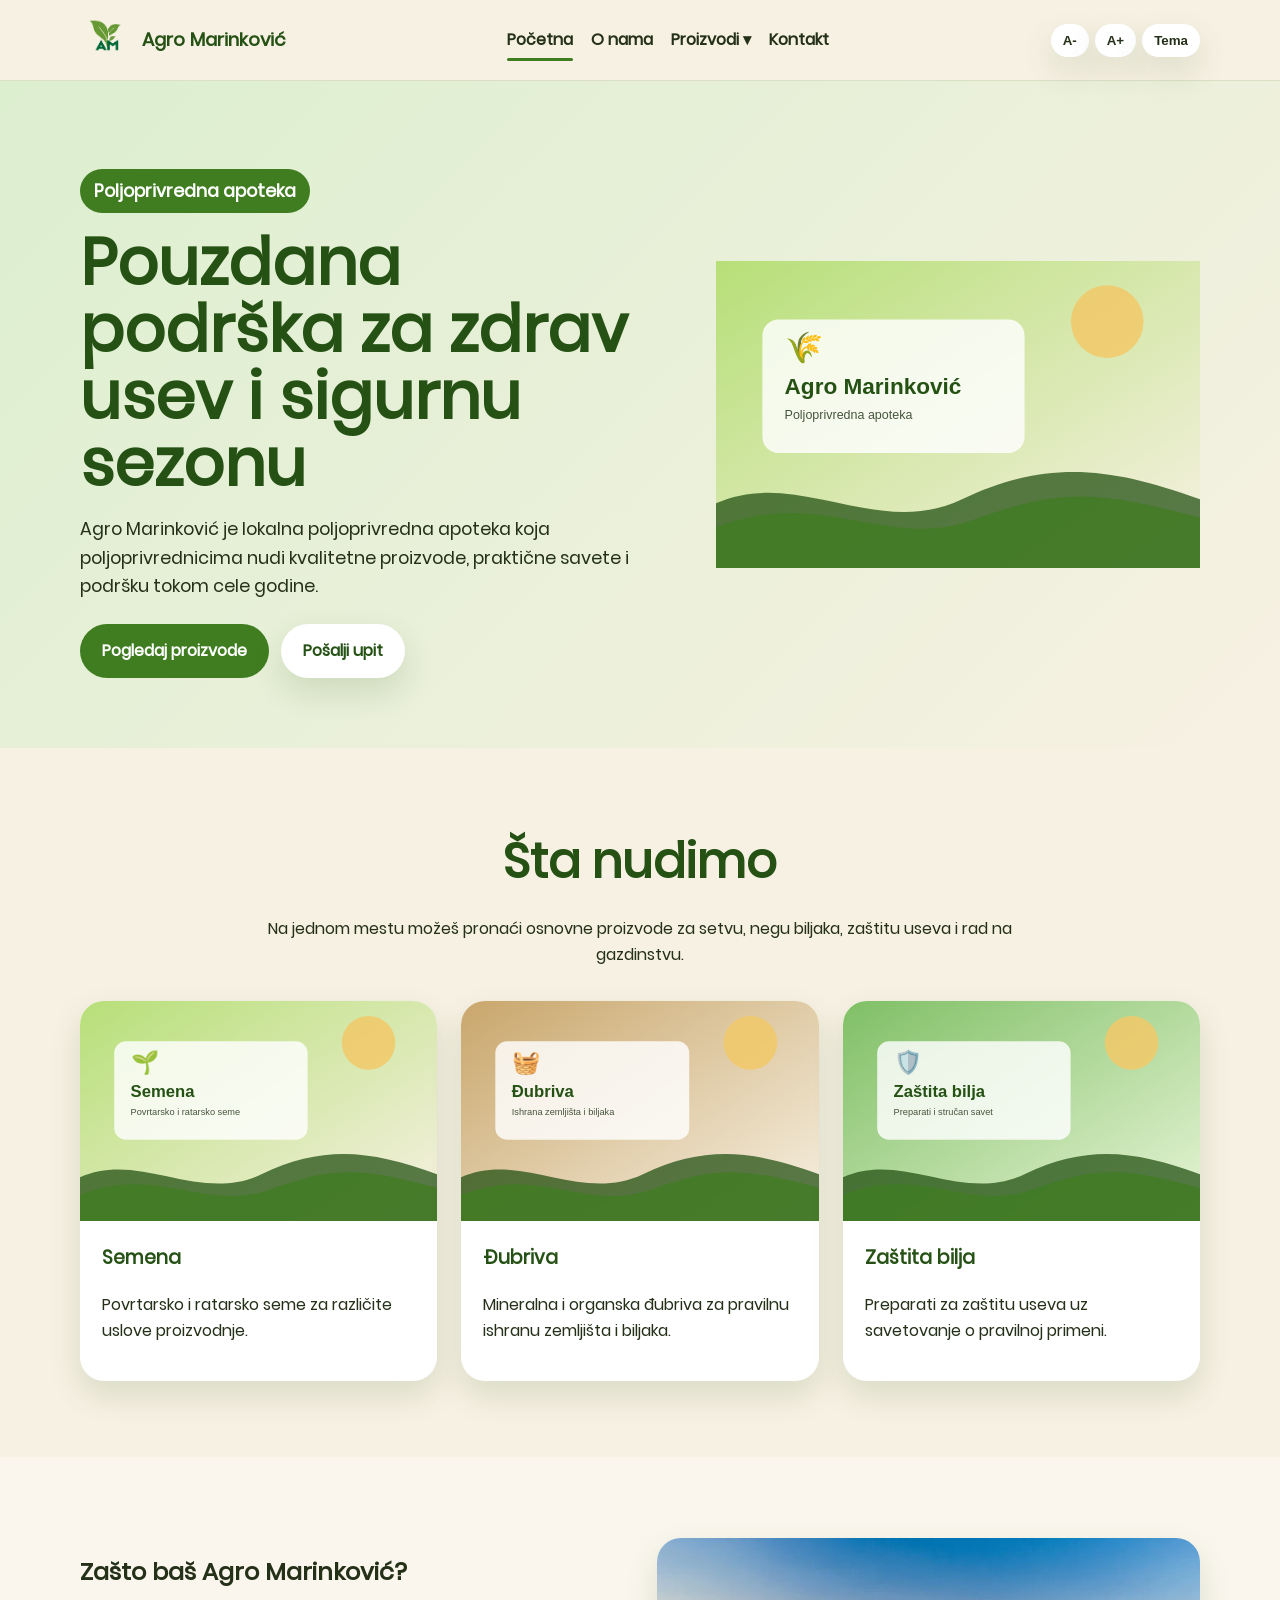
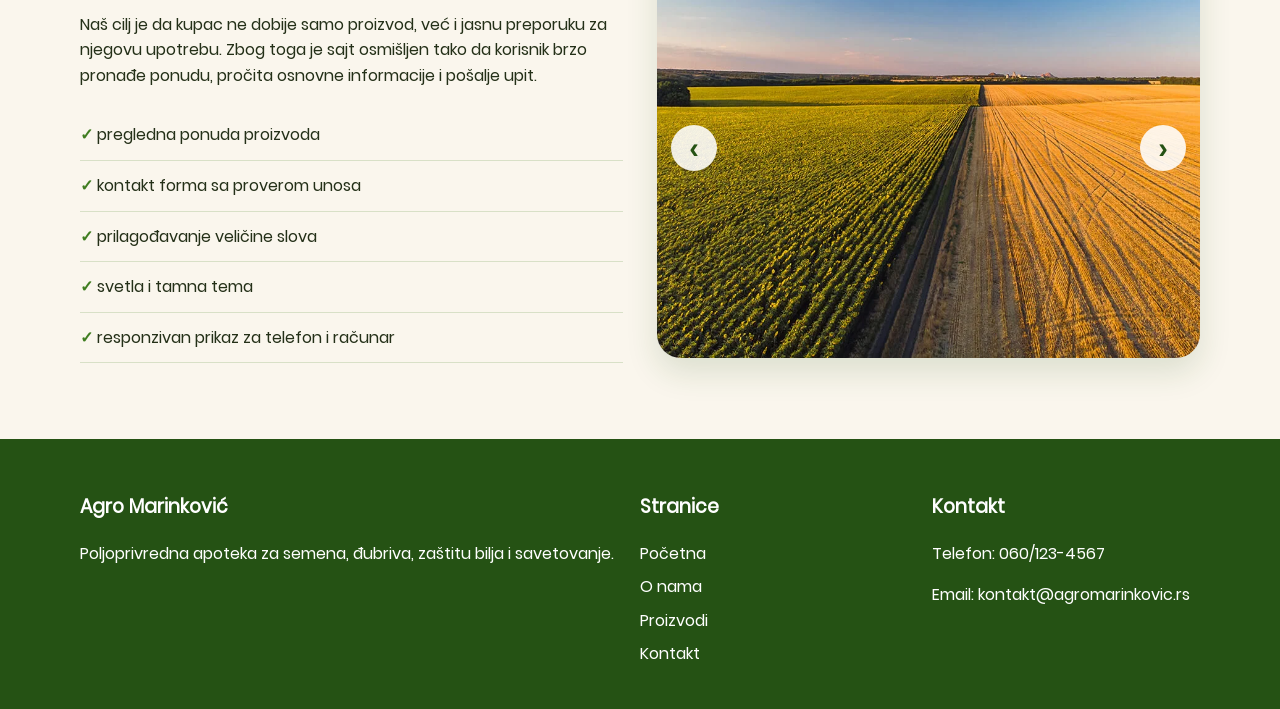
<file: index.html>
<!DOCTYPE html>
<html lang="sr" vocab="https://schema.org/">
<head>
    <meta charset="UTF-8">
    <meta name="description" content="Agro Marinković je poljoprivredna apoteka koja nudi semena, đubriva, zaštitu bilja, alat, opremu za navodnjavanje i savetovanje za poljoprivrednike.">
    <meta name="keywords" content="poljoprivredna apoteka, Agro Marinković, semena, đubriva, zaštita bilja, alat, navodnjavanje">
    <meta name="author" content="Jovana Marinkovic">
    <meta name="viewport" content="width=device-width, initial-scale=1.0">
    <title>Agro Marinković</title>
    <link rel="stylesheet" href="css/stil.css">
</head>
<body typeof="Organization">
    <header class="zaglavlje">
        <div class="omotac navigacija">
            <a href="index.html" class="logo">
                <img src="slike/logo.png" alt="Logo poljoprivredne apoteke Agro Marinković">
                <span property="name">Agro Marinković</span>
            </a>

            <button class="dugme-meni" id="dugmeMeni">☰</button>

            <nav class="meni" id="meni">
                <a href="index.html" class="aktivna">Početna</a>
                <a href="o-nama.html">O nama</a>

                <div class="padajuci-meni">
                    <button class="padajuci-dugme" type="button">Proizvodi ▾</button>

                    <div class="padajuci-sadrzaj">
                        <a href="proizvodi.html#semena">Semena</a>
                        <a href="proizvodi.html#djubriva">Đubriva</a>
                        <a href="proizvodi.html#zastita">Zaštita bilja</a>
                        <a href="proizvodi.html#navodnjavanje">Navodnjavanje</a>
                    </div>
                </div>

                <a href="kontakt.html">Kontakt</a>
            </nav>

            <div class="podesavanja">
                <button id="manjiFont">A-</button>
                <button id="veciFont">A+</button>
                <button id="promenaTeme">Tema</button>
            </div>
        </div>
    </header>

   <main>
        <section class="pocetna">
            <div class="omotac pocetna-sadrzaj">
                <div>
                    <p class="oznaka">Poljoprivredna apoteka</p>
                    <h1>Pouzdana podrška za zdrav usev i sigurnu sezonu</h1>
                    <p property="description">Agro Marinković je lokalna poljoprivredna apoteka koja poljoprivrednicima nudi kvalitetne proizvode, praktične savete i podršku tokom cele godine.</p>

                    <div class="dugmad">
                        <a href="proizvodi.html" class="dugme primarno">Pogledaj proizvode</a>
                        <a href="kontakt.html" class="dugme sekundarno">Pošalji upit</a>
                    </div>
                </div>

                <img src="slike/pocetna.svg" alt="Ilustracija poljoprivrednog polja">
            </div>
        </section>

        <section class="sekcija">
            <div class="omotac">
                <div class="naslov-sekcije">
                    <h2>Šta nudimo</h2>
                    <p>Na jednom mestu možeš pronaći osnovne proizvode za setvu, negu biljaka, zaštitu useva i rad na gazdinstvu.</p>
                </div>

                <div class="tri-kolone">
                    <article class="kartica">
                        <img src="slike/semena.svg" alt="Semena">
                        <div>
                            <h3>Semena</h3>
                            <p>Povrtarsko i ratarsko seme za različite uslove proizvodnje.</p>
                        </div>
                    </article>

                    <article class="kartica">
                        <img src="slike/djubriva.svg" alt="Đubriva">
                        <div>
                            <h3>Đubriva</h3>
                            <p>Mineralna i organska đubriva za pravilnu ishranu zemljišta i biljaka.</p>
                        </div>
                    </article>

                    <article class="kartica">
                        <img src="slike/zastita.svg" alt="Zaštita bilja">
                        <div>
                            <h3>Zaštita bilja</h3>
                            <p>Preparati za zaštitu useva uz savetovanje o pravilnoj primeni.</p>
                        </div>
                    </article>
                </div>
            </div>
        </section>

        <section class="sekcija svetla">
            <div class="omotac dve-kolone">
                <div>
                    <h2>Zašto baš Agro Marinković?</h2>
                    <p>Naš cilj je da kupac ne dobije samo proizvod, već i jasnu preporuku za njegovu upotrebu. Zbog toga je sajt osmišljen tako da korisnik brzo pronađe ponudu, pročita osnovne informacije i pošalje upit.</p>

                    <ul class="lista">
                        <li>pregledna ponuda proizvoda</li>
                        <li>kontakt forma sa proverom unosa</li>
                        <li>prilagođavanje veličine slova</li>
                        <li>svetla i tamna tema</li>
                        <li>responzivan prikaz za telefon i računar</li>
                    </ul>
                </div>

               <div class="slajder">
    <img src="slike/slika2.webp" alt="Njiva" class="slajd aktivan">
    <img src="slike/slika3.jpg" alt="Prskanje" class="slajd">
    <img src="slike/slika4.jpg" alt="Poljoprivredni radovi" class="slajd">

    <button id="prethodnaSlika" class="strelica levo">‹</button>
    <button id="sledecaSlika" class="strelica desno">›</button>
</div>
            </div>
        </section>
    </main>

    <footer class="podnozje">
        <div class="omotac podnozje-mreza">
            <div>
                <h3>Agro Marinković</h3>
                <p>Poljoprivredna apoteka za semena, đubriva, zaštitu bilja i savetovanje.</p>
            </div>

            <div>
                <h3>Stranice</h3>
                <a href="index.html">Početna</a>
                <a href="o-nama.html">O nama</a>
                <a href="proizvodi.html">Proizvodi</a>
                <a href="kontakt.html">Kontakt</a>
            </div>

            <div>
                <h3>Kontakt</h3>
                <p>Telefon: 060/123-4567</p>
                <p>Email: kontakt@agromarinkovic.rs</p>
            </div>
        </div>
    </footer>

    <script src="js/skripta.js"></script>
</body>
</html>
</file>
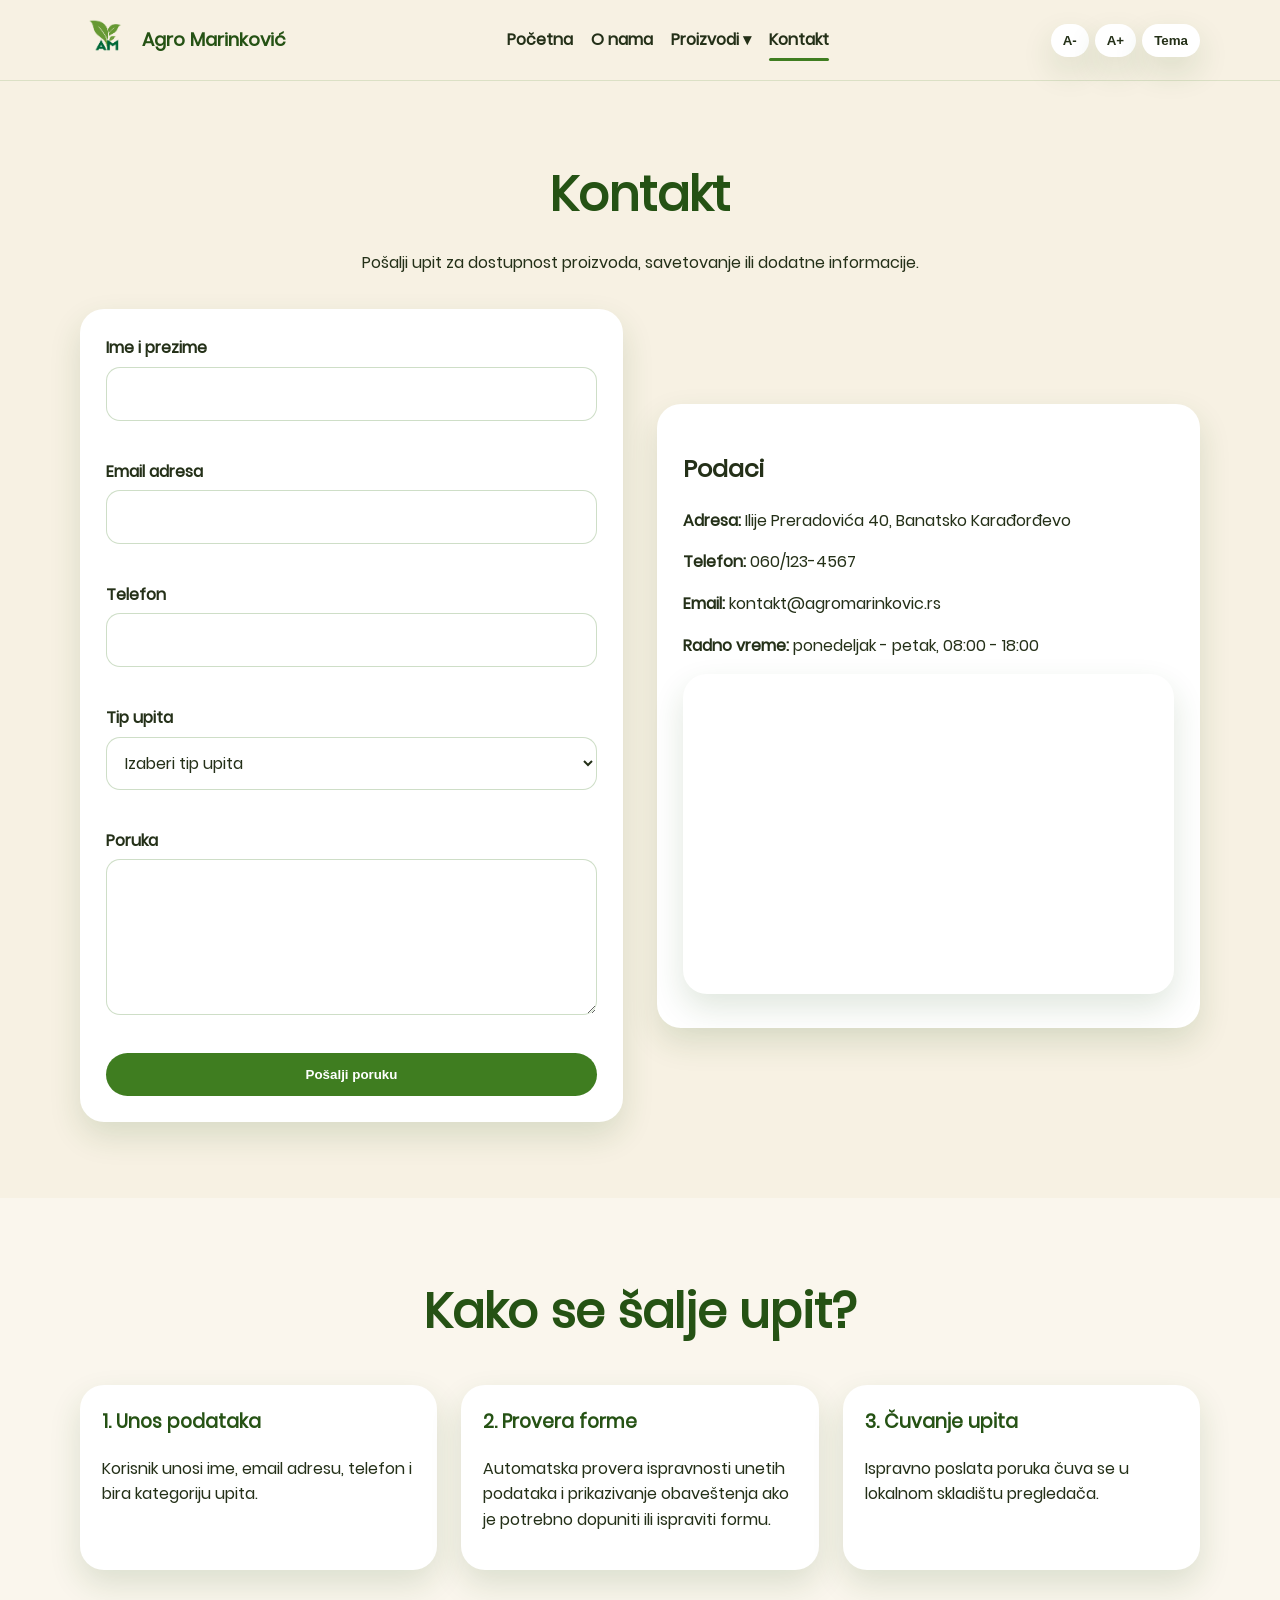
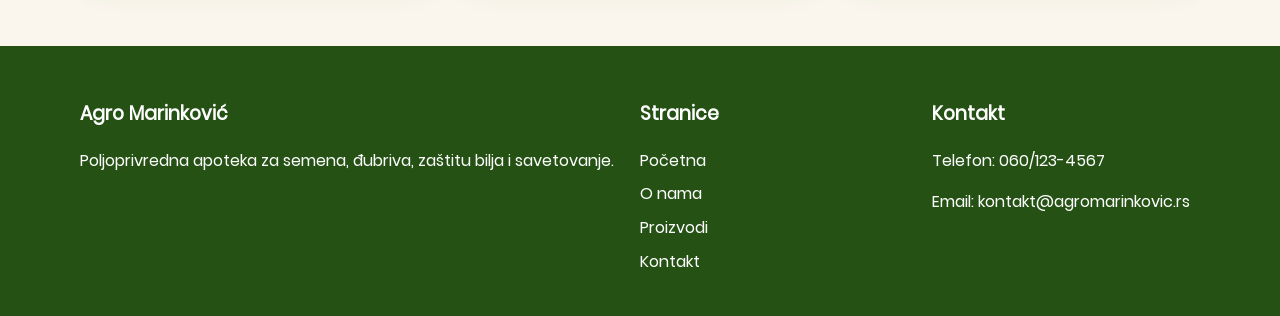
<file: kontakt.html>
<!DOCTYPE html>
<html lang="sr">
<head>
    <meta charset="UTF-8">
    <meta name="description" content="Kontakt strana poljoprivredne apoteke Agro Marinković sa formom, mapom, radnim vremenom i podacima za kontakt.">
    <meta name="keywords" content="Agro Marinković, kontakt, poljoprivredna apoteka, forma, mapa">
    <meta name="author" content="Jovana Marinkovic">
    <meta name="viewport" content="width=device-width, initial-scale=1.0">
    <title>Kontakt - Agro Marinković</title>
    <link rel="stylesheet" href="css/stil.css">
</head>
<body>
    <header class="zaglavlje">
        <div class="omotac navigacija">
            <a href="index.html" class="logo">
                <img src="slike/logo.png" alt="Logo poljoprivredne apoteke Agro Marinković">
                <span>Agro Marinković</span>
            </a>

            <button class="dugme-meni" id="dugmeMeni">☰</button>

            <nav class="meni" id="meni">
                <a href="index.html">Početna</a>
                <a href="o-nama.html">O nama</a>

                <div class="padajuci-meni">
                    <button class="padajuci-dugme" type="button">Proizvodi ▾</button>

                    <div class="padajuci-sadrzaj">
                        <a href="proizvodi.html#semena">Semena</a>
                        <a href="proizvodi.html#djubriva">Đubriva</a>
                        <a href="proizvodi.html#zastita">Zaštita bilja</a>
                        <a href="proizvodi.html#navodnjavanje">Navodnjavanje</a>
                    </div>
                </div>

                <a href="kontakt.html" class="aktivna">Kontakt</a>
            </nav>

            <div class="podesavanja">
                <button id="manjiFont">A-</button>
                <button id="veciFont">A+</button>
                <button id="promenaTeme">Tema</button>
            </div>
        </div>
    </header>

    <main>
        <section class="sekcija">
            <div class="omotac">
                <div class="naslov-sekcije">
                    <h1>Kontakt</h1>
                    <p>Pošalji upit za dostupnost proizvoda, savetovanje ili dodatne informacije.</p>
                </div>

                <div class="dve-kolone">
                    <form class="forma" id="kontaktForma">
                        <div class="polje">
                            <label for="ime">Ime i prezime</label>
                            <input type="text" id="ime" name="ime">
                            <span class="greska" id="greskaIme"></span>
                        </div>

                        <div class="polje">
                            <label for="email">Email adresa</label>
                            <input type="email" id="email" name="email">
                            <span class="greska" id="greskaEmail"></span>
                        </div>

                        <div class="polje">
                            <label for="telefon">Telefon</label>
                            <input type="text" id="telefon" name="telefon">
                            <span class="greska" id="greskaTelefon"></span>
                        </div>

                        <div class="polje">
                            <label for="tip">Tip upita</label>
                            <select id="tip" name="tip">
                                <option value="">Izaberi tip upita</option>
                                <option value="Semena">Semena</option>
                                <option value="Đubriva">Đubriva</option>
                                <option value="Zaštita bilja">Zaštita bilja</option>
                                <option value="Oprema">Oprema</option>
                                <option value="Savetovanje">Savetovanje</option>
                            </select>
                            <span class="greska" id="greskaTip"></span>
                        </div>

                        <div class="polje">
                            <label for="poruka">Poruka</label>
                            <textarea id="poruka" name="poruka" rows="5"></textarea>
                            <span class="greska" id="greskaPoruka"></span>
                        </div>

                        <button type="submit" class="dugme primarno">Pošalji poruku</button>
                        <p class="uspeh" id="uspeh">Poruka je uspešno sačuvana u pregledaču.</p>
                    </form>

                   <div class="panel">
    <h2>Podaci</h2>
    <p><strong>Adresa:</strong> Ilije Preradovića 40, Banatsko Karađorđevo</p>
    <p><strong>Telefon:</strong> 060/123-4567</p>
    <p><strong>Email:</strong> kontakt@agromarinkovic.rs</p>
    <p><strong>Radno vreme:</strong> ponedeljak - petak, 08:00 - 18:00</p>

    <iframe class="ugradjeni-okvir" src="https://www.google.com/maps?q=Ilije%20Preradovi%C4%87a%2040%2C%20Banatsko%20Kara%C4%91or%C4%91evo&output=embed" title="Mapa lokacije Agro Marinković"></iframe>
</div>
                </div>
            </div>
        </section>

        <section class="sekcija svetla">
            <div class="omotac">
                <div class="naslov-sekcije">
                    <h2>Kako se šalje upit?</h2>
                    
                </div>

                <div class="tri-kolone">
                    <article class="kartica">
                        <div>
                            <h3>1. Unos podataka</h3>
                            <p>Korisnik unosi ime, email adresu, telefon i bira kategoriju upita.</p>
                        </div>
                    </article>

                    <article class="kartica">
                        <div>
                            <h3>2. Provera forme</h3>
                            <p>Automatska provera ispravnosti unetih podataka i prikazivanje obaveštenja ako je potrebno dopuniti ili ispraviti formu.</p>
                        </div>
                    </article>

                    <article class="kartica">
                        <div>
                            <h3>3. Čuvanje upita</h3>
                            <p>Ispravno poslata poruka čuva se u lokalnom skladištu pregledača.</p>
                        </div>
                    </article>
                </div>
            </div>
        </section>
    </main>

    <footer class="podnozje">
        <div class="omotac podnozje-mreza">
            <div>
                <h3>Agro Marinković</h3>
                <p>Poljoprivredna apoteka za semena, đubriva, zaštitu bilja i savetovanje.</p>
            </div>

            <div>
                <h3>Stranice</h3>
                <a href="index.html">Početna</a>
                <a href="o-nama.html">O nama</a>
                <a href="proizvodi.html">Proizvodi</a>
                <a href="kontakt.html">Kontakt</a>
            </div>

            <div>
                <h3>Kontakt</h3>
                <p>Telefon: 060/123-4567</p>
                <p>Email: kontakt@agromarinkovic.rs</p>
            </div>
        </div>
    </footer>

    <script src="js/skripta.js"></script>
</body>
</html>
</file>
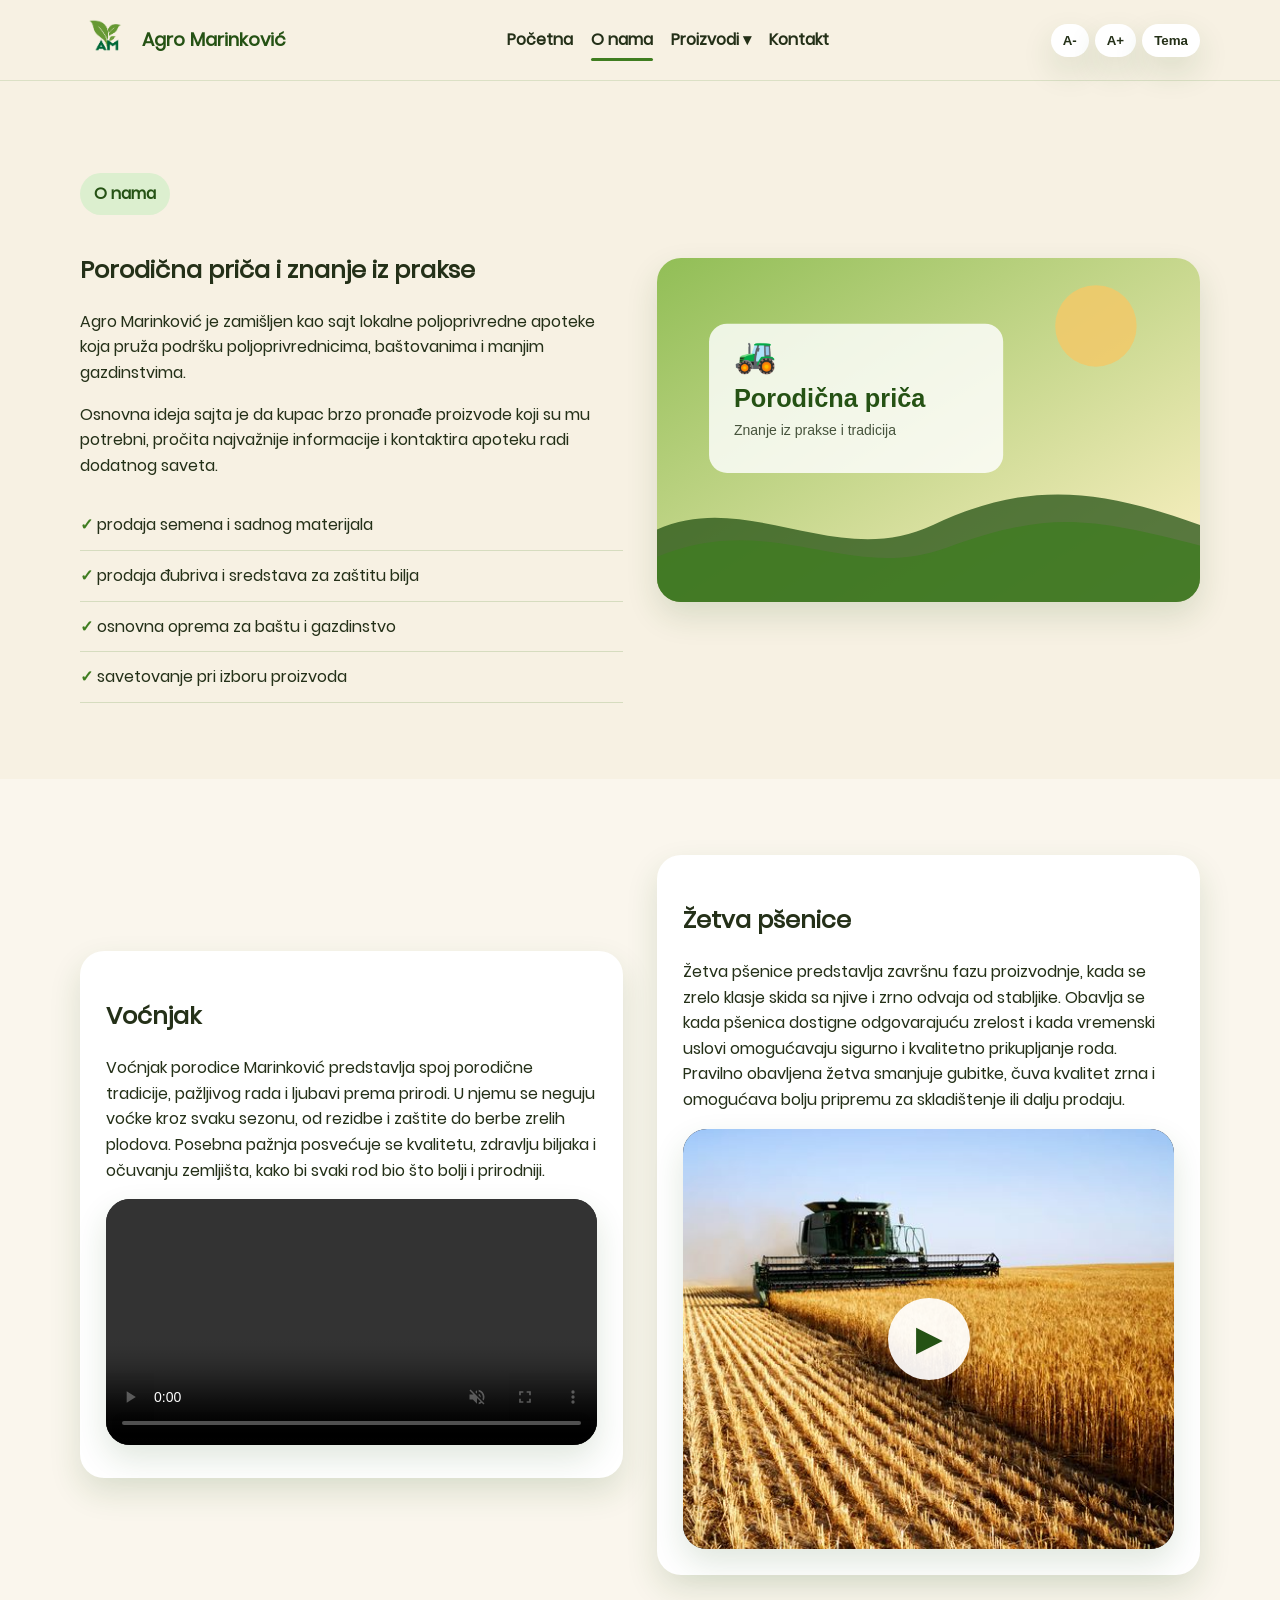
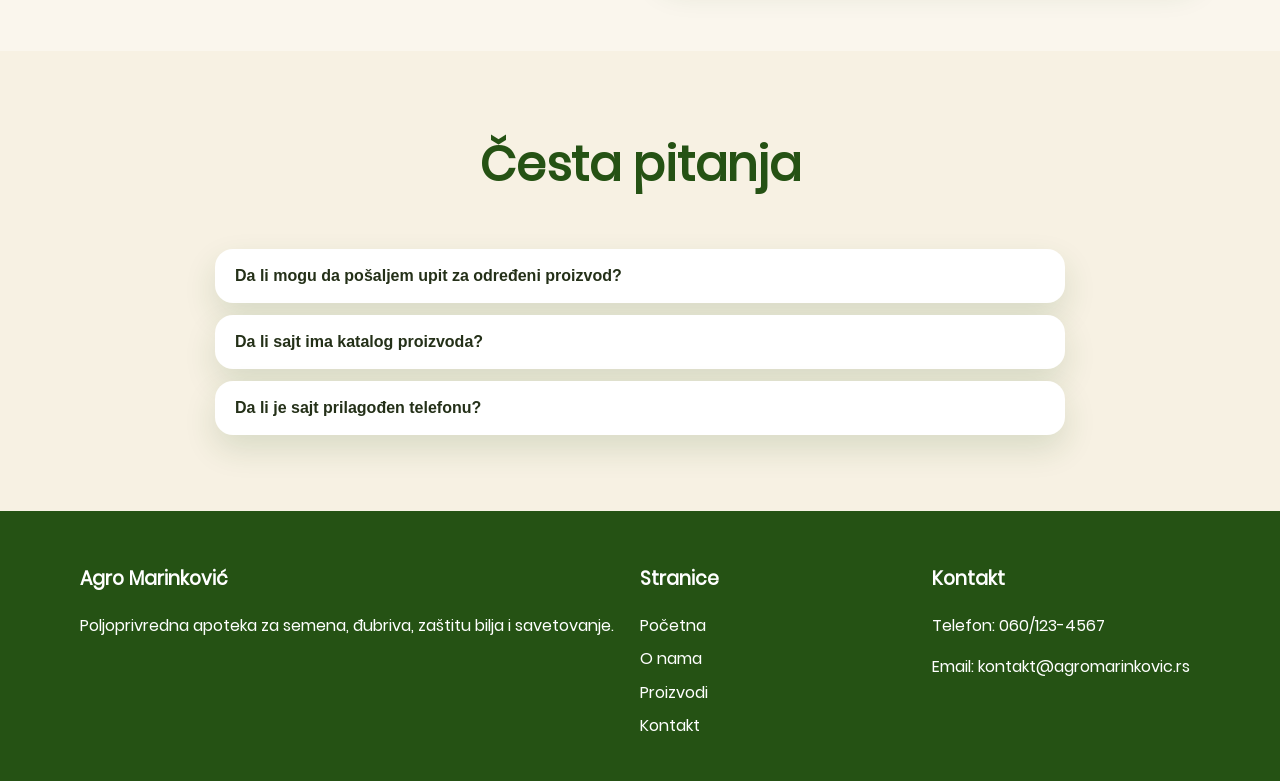
<file: o-nama.html>
<!DOCTYPE html>
<html lang="sr">
<head>
    <meta charset="UTF-8">
    <meta name="description" content="O poljoprivrednoj apoteci Agro Marinković, lokalnoj firmi koja pruža proizvode i savete za poljoprivrednike.">
    <meta name="keywords" content="Agro Marinković, o nama, poljoprivreda, gazdinstvo, savetovanje">
    <meta name="author" content="Jovana Marinkovic">
    <meta name="viewport" content="width=device-width, initial-scale=1.0">
    <title>O nama - Agro Marinković</title>
    <link rel="stylesheet" href="css/stil.css">
</head>
<body>
    <header class="zaglavlje">
        <div class="omotac navigacija">
            <a href="index.html" class="logo">
                <img src="slike/logo.png" alt="Logo poljoprivredne apoteke Agro Marinković">
                <span>Agro Marinković</span>
            </a>

            <button class="dugme-meni" id="dugmeMeni">☰</button>

            <nav class="meni" id="meni">
                <a href="index.html">Početna</a>
                <a href="o-nama.html" class="aktivna">O nama</a>

                <div class="padajuci-meni">
                    <button class="padajuci-dugme" type="button">Proizvodi ▾</button>

                    <div class="padajuci-sadrzaj">
                        <a href="proizvodi.html#semena">Semena</a>
                        <a href="proizvodi.html#djubriva">Đubriva</a>
                        <a href="proizvodi.html#zastita">Zaštita bilja</a>
                        <a href="proizvodi.html#navodnjavanje">Navodnjavanje</a>
                    </div>
                </div>

                <a href="kontakt.html">Kontakt</a>
            </nav>

            <div class="podesavanja">
                <button id="manjiFont">A-</button>
                <button id="veciFont">A+</button>
                <button id="promenaTeme">Tema</button>
            </div>
        </div>
    </header>

    <main>
        <section class="sekcija">
            <div class="omotac dve-kolone">
                <div>
                    <p class="oznaka tamna-oznaka">O nama</p>
                    <h1>Porodična priča i znanje iz prakse</h1>
                    <p>Agro Marinković je zamišljen kao sajt lokalne poljoprivredne apoteke koja pruža podršku poljoprivrednicima, baštovanima i manjim gazdinstvima.</p>
                    <p>Osnovna ideja sajta je da kupac brzo pronađe proizvode koji su mu potrebni, pročita najvažnije informacije i kontaktira apoteku radi dodatnog saveta.</p>

                    <ul class="lista">
                        <li>prodaja semena i sadnog materijala</li>
                        <li>prodaja đubriva i sredstava za zaštitu bilja</li>
                        <li>osnovna oprema za baštu i gazdinstvo</li>
                        <li>savetovanje pri izboru proizvoda</li>
                    </ul>
                </div>

                <img src="slike/gazdinstvo.svg" alt="Porodično gazdinstvo Marinković" class="zaobljena-slika">
            </div>
        </section>

        <section class="sekcija svetla">
            <div class="omotac dve-kolone">
                <div class="panel">
                    <h2>Voćnjak</h2>
                    <p>Voćnjak porodice Marinković predstavlja spoj porodične tradicije, pažljivog rada i ljubavi prema prirodi. U njemu se neguju voćke kroz svaku sezonu, od rezidbe i zaštite do berbe zrelih plodova. Posebna pažnja posvećuje se kvalitetu, zdravlju biljaka i očuvanju zemljišta, kako bi svaki rod bio što bolji i prirodniji.
</p>

                    <video controls muted class="video">
                        <source src="video/rast-biljke.mp4" type="video/mp4">
                        Vaš pregledač ne podržava video prikaz.
                    </video>
                </div>

           <div class="panel">
    <h2>Žetva pšenice</h2>
    <p>Žetva pšenice predstavlja završnu fazu proizvodnje, kada se zrelo klasje skida sa njive i zrno odvaja od stabljike. Obavlja se kada pšenica dostigne odgovarajuću zrelost i kada vremenski uslovi omogućavaju sigurno i kvalitetno prikupljanje roda. Pravilno obavljena žetva smanjuje gubitke, čuva kvalitet zrna i omogućava bolju pripremu za skladištenje ili dalju prodaju.
</p>

    <div class="youtube-prikaz" id="youtubePrikaz" data-video="YeT21Zs7SvI">
        <img src="slike/youtube-slika.jpg" alt="Pregled YouTube videa o poljoprivredi">
        <button type="button" class="dugme-pusti-video">▶</button>
    </div>
</div>
            </div>
        </section>

        <section class="sekcija">
            <div class="omotac">
                <div class="naslov-sekcije">
                    <h2>Česta pitanja</h2>
                    <p></p>
                </div>

                <div class="pitanja">
                    <button class="pitanje">Da li mogu da pošaljem upit za određeni proizvod?</button>
                    <div class="odgovor">Da, na kontakt strani možeš poslati upit za proizvod, dostupnost ili savetovanje.</div>

                    <button class="pitanje">Da li sajt ima katalog proizvoda?</button>
                    <div class="odgovor">Da, katalog je dodat kao lokalni dokument na stranici proizvoda.</div>

                    <button class="pitanje">Da li je sajt prilagođen telefonu?</button>
                    <div class="odgovor">Da, meni i raspored elemenata se prilagođavaju manjim ekranima.</div>
                </div>
            </div>
        </section>
    </main>

    <footer class="podnozje">
        <div class="omotac podnozje-mreza">
            <div>
                <h3>Agro Marinković</h3>
                <p>Poljoprivredna apoteka za semena, đubriva, zaštitu bilja i savetovanje.</p>
            </div>

            <div>
                <h3>Stranice</h3>
                <a href="index.html">Početna</a>
                <a href="o-nama.html">O nama</a>
                <a href="proizvodi.html">Proizvodi</a>
                <a href="kontakt.html">Kontakt</a>
            </div>

            <div>
                <h3>Kontakt</h3>
                <p>Telefon: 060/123-4567</p>
                <p>Email: kontakt@agromarinkovic.rs</p>
            </div>
        </div>
    </footer>

   <script src="biblioteke/jquery/jquery.min.js"></script>
<script src="js/skripta.js"></script>
</body>
</html>
</file>
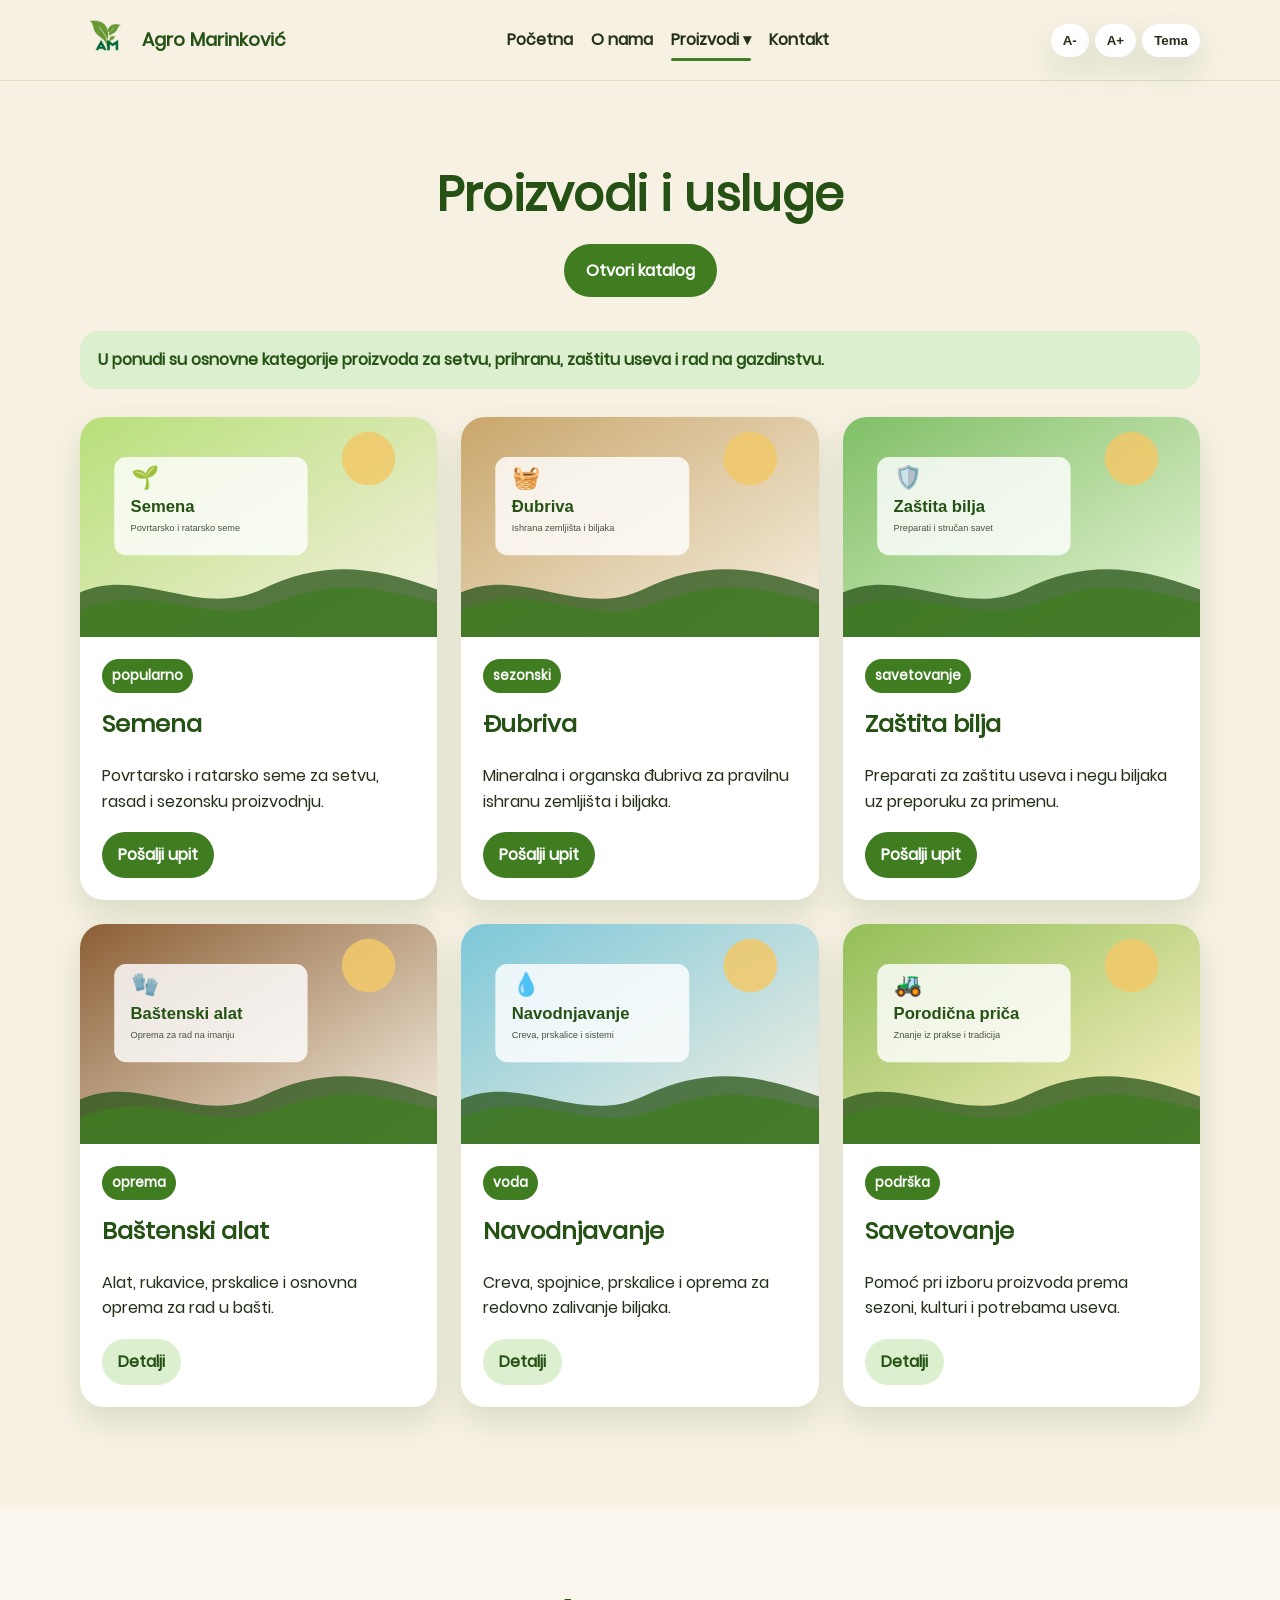
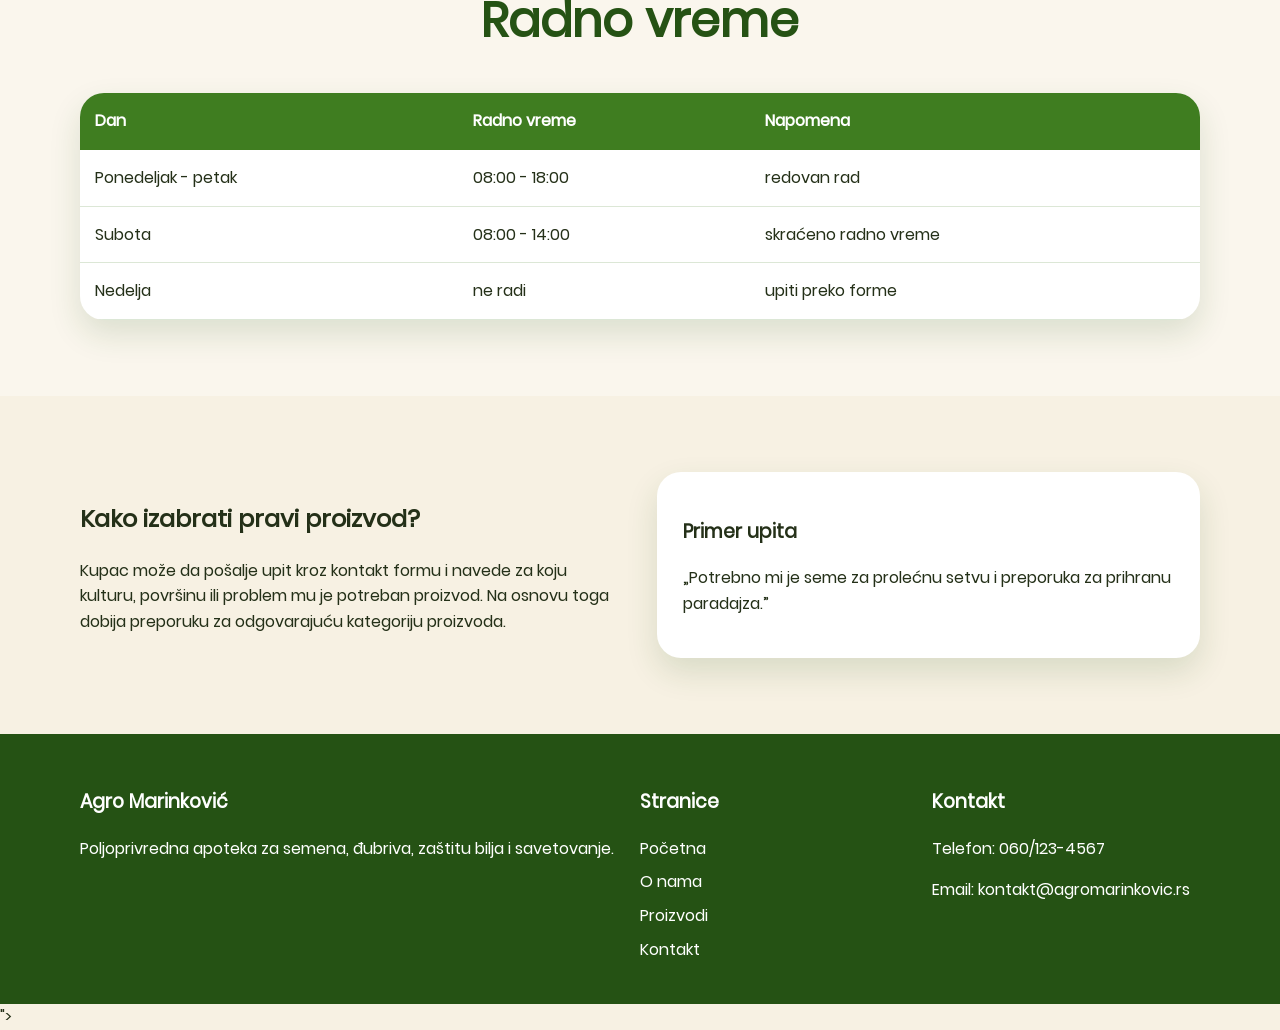
<file: proizvodi.html>
<!DOCTYPE html>
<html lang="sr">
<head>
    <meta charset="UTF-8">
    <meta name="description" content="Proizvodi poljoprivredne apoteke Agro Marinković: semena, đubriva, zaštita bilja, alat, navodnjavanje i savetovanje.">
    <meta name="keywords" content="Agro Marinković, proizvodi, semena, đubriva, zaštita bilja, alat, navodnjavanje">
    <meta name="author" content="Jovana Marinkovic<!DOCTYPE html>
<html lang="sr">
<head>
    <meta charset="UTF-8">
    <meta name="description" content="Proizvodi poljoprivredne apoteke Agro Marinković: semena, đubriva, zaštita bilja, alat, navodnjavanje i savetovanje.">
    <meta name="keywords" content="Agro Marinković, proizvodi, semena, đubriva, zaštita bilja, alat, navodnjavanje">
    <meta name="author" content="Jovana Marinkovic">
    <meta name="viewport" content="width=device-width, initial-scale=1.0">
    <title>Proizvodi - Agro Marinković</title>
    <link rel="stylesheet" href="biblioteke/bootstrap/css/bootstrap.min.css">
    <link rel="stylesheet" href="css/stil.css">
</head>
<body>
    <header class="zaglavlje">
        <div class="omotac navigacija">
            <a href="index.html" class="logo">
                <img src="slike/logo.png" alt="Logo poljoprivredne apoteke Agro Marinković">
                <span>Agro Marinković</span>
            </a>

            <button class="dugme-meni" id="dugmeMeni">☰</button>

            <nav class="meni" id="meni">
                <a href="index.html">Početna</a>
                <a href="o-nama.html">O nama</a>

                <div class="padajuci-meni">
                    <button class="padajuci-dugme aktivna" type="button">Proizvodi ▾</button>

                    <div class="padajuci-sadrzaj">
                        <a href="proizvodi.html#semena">Semena</a>
                        <a href="proizvodi.html#djubriva">Đubriva</a>
                        <a href="proizvodi.html#zastita">Zaštita bilja</a>
                        <a href="proizvodi.html#navodnjavanje">Navodnjavanje</a>
                    </div>
                </div>

                <a href="kontakt.html">Kontakt</a>
            </nav>

            <div class="podesavanja">
                <button id="manjiFont">A-</button>
                <button id="veciFont">A+</button>
                <button id="promenaTeme">Tema</button>
            </div>
        </div>
    </header>

    <main>
        <section class="sekcija">
            <div class="container">
                <div class="naslov-sekcije">
                    <h1>Proizvodi i usluge</h1>
                   
                    <a href="dokumenti/katalog.pdf" class="dugme primarno" target="_blank">Otvori katalog</a>
                </div>

                <div class="alert">
                    U ponudi su osnovne kategorije proizvoda za setvu, prihranu, zaštitu useva i rad na gazdinstvu.
                </div>

                <div class="row">
                    <div class="col-12 col-md-6 col-lg-4" id="semena">
                        <article class="card">
                            <img src="slike/semena.svg" class="card-img-top" alt="Semena">
                            <div class="card-body">
                                <span class="badge">popularno</span>
                                <h2 class="card-title">Semena</h2>
                                <p class="card-text">Povrtarsko i ratarsko seme za setvu, rasad i sezonsku proizvodnju.</p>
                                <a href="kontakt.html" class="btn btn-success">Pošalji upit</a>
                            </div>
                        </article>
                    </div>

                    <div class="col-12 col-md-6 col-lg-4" id="djubriva">
                        <article class="card">
                            <img src="slike/djubriva.svg" class="card-img-top" alt="Đubriva">
                            <div class="card-body">
                                <span class="badge">sezonski</span>
                                <h2 class="card-title">Đubriva</h2>
                                <p class="card-text">Mineralna i organska đubriva za pravilnu ishranu zemljišta i biljaka.</p>
                                <a href="kontakt.html" class="btn btn-success">Pošalji upit</a>
                            </div>
                        </article>
                    </div>

                    <div class="col-12 col-md-6 col-lg-4" id="zastita">
                        <article class="card">
                            <img src="slike/zastita.svg" class="card-img-top" alt="Zaštita bilja">
                            <div class="card-body">
                                <span class="badge">savetovanje</span>
                                <h2 class="card-title">Zaštita bilja</h2>
                                <p class="card-text">Preparati za zaštitu useva i negu biljaka uz preporuku za primenu.</p>
                                <a href="kontakt.html" class="btn btn-success">Pošalji upit</a>
                            </div>
                        </article>
                    </div>

                    <div class="col-12 col-md-6 col-lg-4">
                        <article class="card">
                            <img src="slike/alat.svg" class="card-img-top" alt="Baštenski alat">
                            <div class="card-body">
                                <span class="badge">oprema</span>
                                <h2 class="card-title">Baštenski alat</h2>
                                <p class="card-text">Alat, rukavice, prskalice i osnovna oprema za rad u bašti.</p>
                                <a href="kontakt.html" class="btn btn-outline-success">Detalji</a>
                            </div>
                        </article>
                    </div>

                    <div class="col-12 col-md-6 col-lg-4" id="navodnjavanje">
                        <article class="card">
                            <img src="slike/navodnjavanje.svg" class="card-img-top" alt="Navodnjavanje">
                            <div class="card-body">
                                <span class="badge">voda</span>
                                <h2 class="card-title">Navodnjavanje</h2>
                                <p class="card-text">Creva, spojnice, prskalice i oprema za redovno zalivanje biljaka.</p>
                                <a href="kontakt.html" class="btn btn-outline-success">Detalji</a>
                            </div>
                        </article>
                    </div>

                    <div class="col-12 col-md-6 col-lg-4">
                        <article class="card">
                            <img src="slike/gazdinstvo.svg" class="card-img-top" alt="Savetovanje">
                            <div class="card-body">
                                <span class="badge">podrška</span>
                                <h2 class="card-title">Savetovanje</h2>
                                <p class="card-text">Pomoć pri izboru proizvoda prema sezoni, kulturi i potrebama useva.</p>
                                <a href="kontakt.html" class="btn btn-outline-success">Detalji</a>
                            </div>
                        </article>
                    </div>
                </div>
            </div>
        </section>

        <section class="sekcija svetla">
            <div class="container">
                <div class="naslov-sekcije">
                    <h2>Radno vreme</h2>
                    
                </div>

                <table class="table">
                    <thead>
                        <tr>
                            <th>Dan</th>
                            <th>Radno vreme</th>
                            <th>Napomena</th>
                        </tr>
                    </thead>

                    <tbody>
                        <tr>
                            <td>Ponedeljak - petak</td>
                            <td>08:00 - 18:00</td>
                            <td>redovan rad</td>
                        </tr>

                        <tr>
                            <td>Subota</td>
                            <td>08:00 - 14:00</td>
                            <td>skraćeno radno vreme</td>
                        </tr>

                        <tr>
                            <td>Nedelja</td>
                            <td>ne radi</td>
                            <td>upiti preko forme</td>
                        </tr>
                    </tbody>
                </table>
            </div>
        </section>

        <section class="sekcija">
            <div class="container">
                <div class="dve-kolone">
                    <div>
                        <h2>Kako izabrati pravi proizvod?</h2>
                        <p>Kupac može da pošalje upit kroz kontakt formu i navede za koju kulturu, površinu ili problem mu je potreban proizvod. Na osnovu toga dobija preporuku za odgovarajuću kategoriju proizvoda.</p>
                    </div>

                    <div class="panel">
                        <h3>Primer upita</h3>
                        <p>„Potrebno mi je seme za prolećnu setvu i preporuka za prihranu paradajza.”</p>
                       
                    </div>
                </div>
            </div>
        </section>
    </main>

    <footer class="podnozje">
        <div class="omotac podnozje-mreza">
            <div>
                <h3>Agro Marinković</h3>
                <p>Poljoprivredna apoteka za semena, đubriva, zaštitu bilja i savetovanje.</p>
            </div>

            <div>
                <h3>Stranice</h3>
                <a href="index.html">Početna</a>
                <a href="o-nama.html">O nama</a>
                <a href="proizvodi.html">Proizvodi</a>
                <a href="kontakt.html">Kontakt</a>
            </div>

            <div>
                <h3>Kontakt</h3>
                <p>Telefon: 060/123-4567</p>
                <p>Email: kontakt@agromarinkovic.rs</p>
            </div>
        </div>
    </footer>

    <script src="js/skripta.js"></script>
</body>
</html>">
</file>
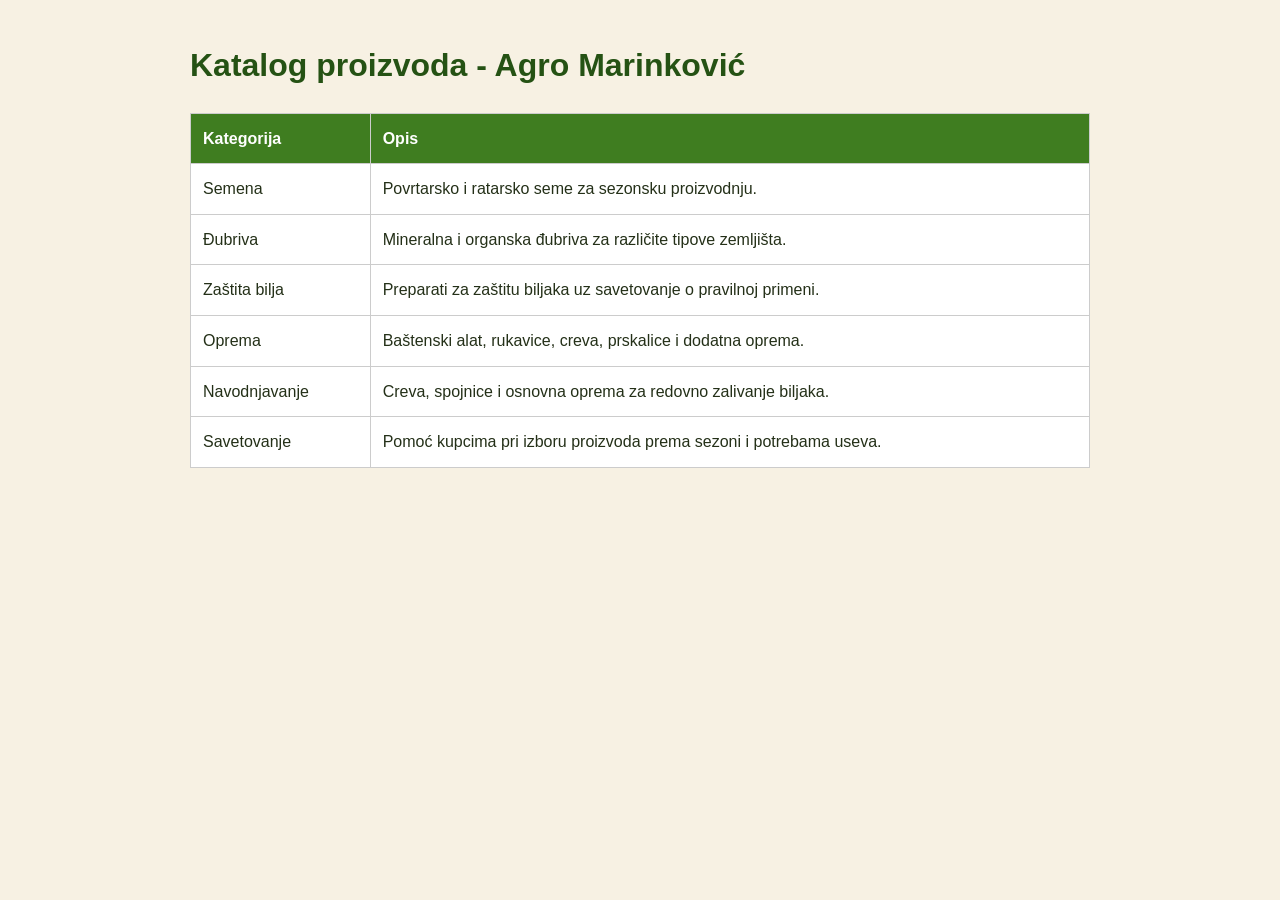
<file: dokumenti/katalog.html>
<!DOCTYPE html>
<html lang="sr">
<head>
    <meta charset="UTF-8">
    <title>Katalog proizvoda - Agro Marinković</title>
    <style>
        body {
            font-family: Arial, Helvetica, sans-serif;
            max-width: 900px;
            margin: 40px auto;
            line-height: 1.6;
            color: #243018;
            background: #f7f1e3;
        }

        h1 {
            color: #255214;
        }

        p {
            font-size: 18px;
        }

        table {
            width: 100%;
            border-collapse: collapse;
            background: white;
        }

        th,
        td {
            border: 1px solid #cccccc;
            padding: 12px;
            text-align: left;
        }

        th {
            background: #3f7d20;
            color: white;
        }
    </style>
</head>
<body>
    <h1>Katalog proizvoda - Agro Marinković</h1>

    

    <table>
        <thead>
            <tr>
                <th>Kategorija</th>
                <th>Opis</th>
            </tr>
        </thead>

        <tbody>
            <tr>
                <td>Semena</td>
                <td>Povrtarsko i ratarsko seme za sezonsku proizvodnju.</td>
            </tr>

            <tr>
                <td>Đubriva</td>
                <td>Mineralna i organska đubriva za različite tipove zemljišta.</td>
            </tr>

            <tr>
                <td>Zaštita bilja</td>
                <td>Preparati za zaštitu biljaka uz savetovanje o pravilnoj primeni.</td>
            </tr>

            <tr>
                <td>Oprema</td>
                <td>Baštenski alat, rukavice, creva, prskalice i dodatna oprema.</td>
            </tr>

            <tr>
                <td>Navodnjavanje</td>
                <td>Creva, spojnice i osnovna oprema za redovno zalivanje biljaka.</td>
            </tr>

            <tr>
                <td>Savetovanje</td>
                <td>Pomoć kupcima pri izboru proizvoda prema sezoni i potrebama useva.</td>
            </tr>
        </tbody>
    </table>
</body>
</html>
</file>
<file: css/stil.css>
@font-face {
    font-family: "Poppins";
    src: url("../fontovi/poppins.regular.ttf") format("truetype");
    font-weight: 400;
    font-style: normal;
}

:root {
    --zelena: #3f7d20;
    --tamnozelena: #255214;
    --svetlozelena: #dcefcf;
    --bez: #f7f1e3;
    --bela: #ffffff;
    --braon: #8b5e34;
    --tekst: #243018;
    --senka: 0 14px 32px rgba(37, 82, 20, 0.14);
    --velicina: 16px;
}

* {
    box-sizing: border-box;
}

html {
    scroll-behavior: smooth;
}

body {
    margin: 0;
    font-family: "Poppins", Arial, Helvetica, sans-serif;
    font-size: var(--velicina);
    line-height: 1.6;
    background: var(--bez);
    color: var(--tekst);
}

body.tamna-tema {
    --bez: #172113;
    --bela: #24301f;
    --tekst: #f4f7ef;
    --svetlozelena: #31452a;
    --senka: 0 14px 32px rgba(0, 0, 0, 0.35);
}

img {
    max-width: 100%;
    display: block;
}

a {
    color: inherit;
}

.omotac {
    width: min(1120px, 92%);
    margin: auto;
}

.zaglavlje {
    position: sticky;
    top: 0;
    z-index: 50;
    background: rgba(247, 241, 227, 0.96);
    border-bottom: 1px solid rgba(63, 125, 32, 0.15);
}

body.tamna-tema .zaglavlje {
    background: rgba(23, 33, 19, 0.96);
}

.navigacija {
    display: flex;
    align-items: center;
    justify-content: space-between;
    gap: 18px;
    padding: 14px 0;
}

.logo {
    display: flex;
    align-items: center;
    gap: 10px;
    text-decoration: none;
    font-weight: 800;
    color: var(--tamnozelena);
}

body.tamna-tema .logo {
    color: var(--svetlozelena);
}

.logo img {
    width: 52px;
    height: 52px;
}

.logo span {
    font-size: 1.15rem;
}

.meni {
    display: flex;
    align-items: center;
    gap: 18px;
}

.meni a {
    text-decoration: none;
    font-weight: 700;
    padding: 8px 0;
    position: relative;
}

.meni a::after {
    content: "";
    position: absolute;
    left: 0;
    bottom: 0;
    width: 0;
    height: 3px;
    background: var(--zelena);
    border-radius: 20px;
    transition: 0.25s;
}

.meni a:hover::after,
.meni a.aktivna::after {
    width: 100%;
}

.podesavanja {
    display: flex;
    gap: 6px;
}

.podesavanja button,
.dugme-meni {
    border: 0;
    background: var(--bela);
    color: var(--tekst);
    box-shadow: var(--senka);
    border-radius: 999px;
    padding: 9px 12px;
    font-weight: 800;
    cursor: pointer;
    transition: 0.25s;
}

.podesavanja button:hover,
.dugme-meni:hover {
    transform: translateY(-2px);
}

.dugme-meni {
    display: none;
    font-size: 1.3rem;
}

.pocetna {
    min-height: 74vh;
    display: flex;
    align-items: center;
    background: linear-gradient(135deg, #dcefcf, #f7f1e3);
    overflow: hidden;
}

body.tamna-tema .pocetna {
    background: linear-gradient(135deg, #24301f, #172113);
}

.pocetna-sadrzaj {
    display: grid;
    grid-template-columns: 1.1fr 0.9fr;
    gap: 44px;
    align-items: center;
    padding: 70px 0;
}

.pocetna h1 {
    font-size: clamp(2.4rem, 5vw, 4.8rem);
    line-height: 1.05;
    margin: 0 0 18px;
    color: var(--tamnozelena);
    transition: transform 0.3s ease, text-shadow 0.3s ease;
}

.pocetna h1:hover {
    transform: translateY(-3px);
    text-shadow: 0 6px 14px rgba(37, 82, 20, 0.25);
}

body.tamna-tema .pocetna h1 {
    color: var(--svetlozelena);
}

.pocetna p {
    font-size: 1.1rem;
}

.oznaka {
    display: inline-block;
    background: var(--zelena);
    color: white;
    padding: 8px 14px;
    border-radius: 999px;
    font-weight: 800;
    margin-bottom: 16px;
}

.tamna-oznaka {
    background: var(--svetlozelena);
    color: var(--tamnozelena);
}

.dugmad {
    display: flex;
    flex-wrap: wrap;
    gap: 12px;
    margin-top: 24px;
}

.dugme,
.malo-dugme {
    display: inline-flex;
    align-items: center;
    justify-content: center;
    text-decoration: none;
    border: 0;
    cursor: pointer;
    border-radius: 999px;
    font-weight: 800;
    transition: 0.25s;
}

.dugme {
    padding: 14px 22px;
}

.malo-dugme {
    padding: 10px 16px;
    background: var(--svetlozelena);
    color: var(--tamnozelena);
}

.primarno {
    background: var(--zelena);
    color: white;
}

.sekundarno {
    background: var(--bela);
    color: var(--tamnozelena);
    box-shadow: var(--senka);
}

.dugme:hover,
.malo-dugme:hover {
    transform: translateY(-3px);
}

.sekcija {
    padding: 76px 0;
}

.svetla {
    background: rgba(255, 255, 255, 0.35);
}

body.tamna-tema .svetla {
    background: rgba(255, 255, 255, 0.04);
}

.naslov-sekcije {
    max-width: 760px;
    margin: 0 auto 34px;
    text-align: center;
}

.naslov-sekcije h1,
.naslov-sekcije h2 {
    margin: 0 0 10px;
    color: var(--tamnozelena);
    font-size: clamp(1.9rem, 4vw, 3rem);
}

body.tamna-tema .naslov-sekcije h1,
body.tamna-tema .naslov-sekcije h2 {
    color: var(--svetlozelena);
}

.tri-kolone {
    display: grid;
    grid-template-columns: repeat(3, 1fr);
    gap: 24px;
}

.kartica {
    background: var(--bela);
    border-radius: 24px;
    box-shadow: var(--senka);
    overflow: hidden;
    transition: 0.3s;
}

.kartica:hover {
    transform: translateY(-8px);
}

.kartica img {
    width: 100%;
    height: 220px;
    object-fit: cover;
}

.kartica div {
    padding: 22px;
}

.kartica h2,
.kartica h3 {
    margin-top: 0;
    color: var(--tamnozelena);
}

body.tamna-tema .kartica h2,
body.tamna-tema .kartica h3 {
    color: var(--svetlozelena);
}

.dve-kolone {
    display: grid;
    grid-template-columns: 1fr 1fr;
    gap: 34px;
    align-items: center;
}

.lista {
    list-style: none;
    padding: 0;
    margin: 22px 0 0;
}

.lista li {
    padding: 12px 0;
    border-bottom: 1px solid rgba(63, 125, 32, 0.18);
}

.lista li::before {
    content: "✓ ";
    color: var(--zelena);
    font-weight: 900;
}

.zaobljena-slika,
.panel,
.forma,
.tabela,
.ugradjeni-okvir,
.video {
    border-radius: 24px;
    box-shadow: var(--senka);
}

.panel,
.forma {
    background: var(--bela);
    padding: 26px;
}

.video {
    width: 100%;
    background: #111;
}

.ugradjeni-okvir {
    width: 100%;
    min-height: 320px;
    border: 0;
}

.slajder {
    position: relative;
    border-radius: 24px;
    overflow: hidden;
    box-shadow: var(--senka);
    background: var(--bela);
}

.slajd {
    display: none;
    width: 100%;
    height: 420px;
    object-fit: cover;
}

.slajd.aktivan {
    display: block;
    animation: promenaSlike 0.4s ease;
}

.strelica {
    position: absolute;
    top: 50%;
    transform: translateY(-50%);
    border: 0;
    width: 46px;
    height: 46px;
    border-radius: 50%;
    background: rgba(255, 255, 255, 0.88);
    color: var(--tamnozelena);
    font-size: 1.8rem;
    font-weight: 900;
    cursor: pointer;
}

.levo {
    left: 14px;
}

.desno {
    right: 14px;
}

.pitanja {
    max-width: 850px;
    margin: auto;
}

.pitanje {
    width: 100%;
    border: 0;
    background: var(--bela);
    color: var(--tekst);
    padding: 18px 20px;
    text-align: left;
    font-weight: 900;
    font-size: 1rem;
    cursor: pointer;
    border-radius: 18px;
    box-shadow: var(--senka);
    margin-top: 12px;
}

.odgovor {
    display: none;
    background: var(--bela);
    padding: 0 20px 18px;
    border-radius: 0 0 18px 18px;
}

.odgovor.otvoren {
    display: block;
}

.tabela {
    width: 100%;
    border-collapse: collapse;
    overflow: hidden;
    background: var(--bela);
}

.tabela th,
.tabela td {
    padding: 15px;
    border-bottom: 1px solid rgba(63, 125, 32, 0.18);
    text-align: left;
}

.tabela th {
    background: var(--zelena);
    color: white;
}

.forma {
    display: grid;
    gap: 14px;
}

.polje {
    display: grid;
    gap: 6px;
}

.polje label {
    font-weight: 800;
}

.polje input,
.polje select,
.polje textarea {
    width: 100%;
    padding: 13px 14px;
    border: 1px solid rgba(63, 125, 32, 0.25);
    border-radius: 14px;
    background: var(--bela);
    color: var(--tekst);
    font: inherit;
}

.greska {
    color: #b00020;
    min-height: 18px;
    font-size: 0.92rem;
}

.uspeh {
    display: none;
    background: var(--svetlozelena);
    color: var(--tamnozelena);
    padding: 14px;
    border-radius: 14px;
    font-weight: 800;
}

.uspeh.prikazan {
    display: block;
}

.podnozje {
    background: var(--tamnozelena);
    color: white;
    padding: 34px 0;
}

.podnozje-mreza {
    display: grid;
    grid-template-columns: 2fr 1fr 1fr;
    gap: 24px;
}

.podnozje a {
    display: block;
    color: white;
    margin-bottom: 8px;
    text-decoration: none;
}

@keyframes promenaSlike {
    from {
        opacity: 0.45;
        transform: scale(1.03);
    }

    to {
        opacity: 1;
        transform: scale(1);
    }
}

@media (max-width: 850px) {
    .dugme-meni {
        display: inline-flex;
    }

    .meni {
        position: absolute;
        top: 82px;
        left: 4%;
        right: 4%;
        display: none;
        flex-direction: column;
        align-items: flex-start;
        background: var(--bela);
        padding: 18px;
        border-radius: 22px;
        box-shadow: var(--senka);
    }

    .meni.otvoren {
        display: flex;
    }

    .pocetna-sadrzaj,
    .dve-kolone,
    .tri-kolone,
    .podnozje-mreza {
        grid-template-columns: 1fr;
    }

    .slajd {
        height: 310px;
    }
}

@media (max-width: 520px) {
    .podesavanja {
        gap: 4px;
    }

    .podesavanja button {
        padding: 8px 9px;
        font-size: 0.85rem;
    }

    .sekcija {
        padding: 54px 0;
    }

    .pocetna-sadrzaj {
        padding: 50px 0;
    }
}

.padajuci-meni {
    position: relative;
}

.padajuci-dugme {
    background: transparent;
    border: 0;
    color: var(--tekst);
    font: inherit;
    font-weight: 700;
    cursor: pointer;
    padding: 8px 0;
}

.padajuci-dugme.aktivna {
    position: relative;
}

.padajuci-dugme.aktivna::after {
    content: "";
    position: absolute;
    left: 0;
    bottom: 0;
    width: 100%;
    height: 3px;
    background: var(--zelena);
    border-radius: 20px;
}

.padajuci-sadrzaj {
    display: none;
    position: absolute;
    top: 36px;
    left: 0;
    min-width: 190px;
    background: var(--bela);
    box-shadow: var(--senka);
    border-radius: 16px;
    padding: 10px;
    z-index: 100;
}

.padajuci-sadrzaj a {
    display: block;
    padding: 10px 14px;
    border-radius: 12px;
    text-decoration: none;
    white-space: nowrap;
}

.padajuci-sadrzaj a::after {
    display: none;
}

.padajuci-sadrzaj a:hover {
    background: var(--svetlozelena);
}

.padajuci-meni:hover .padajuci-sadrzaj {
    display: block;
}

.padajuci-meni.otvoren .padajuci-sadrzaj {
    display: block;
}

@media (max-width: 850px) {
    .padajuci-meni {
        width: 100%;
    }

    .padajuci-dugme {
        width: 100%;
        text-align: left;
    }

    .padajuci-sadrzaj {
        position: static;
        box-shadow: none;
        background: transparent;
        padding: 6px 0 0 14px;
        border-radius: 0;
    }

    .padajuci-sadrzaj a {
        padding: 8px 0;
    }
}

.youtube-prikaz {
    position: relative;
    width: 100%;
    min-height: 320px;
    border-radius: 24px;
    overflow: hidden;
    box-shadow: var(--senka);
    background: #111;
}

.youtube-prikaz img {
    width: 100%;
    height: 420px;
    object-fit: cover;
    display: block;
}

.dugme-pusti-video {
    position: absolute;
    top: 50%;
    left: 50%;
    transform: translate(-50%, -50%);
    width: 82px;
    height: 82px;
    border-radius: 50%;
    border: 0;
    background: rgba(255, 255, 255, 0.92);
    color: var(--tamnozelena);
    font-size: 2rem;
    font-weight: 900;
    cursor: pointer;
    box-shadow: 0 10px 24px rgba(0, 0, 0, 0.2);
    transition: 0.25s;
}

.dugme-pusti-video:hover {
    transform: translate(-50%, -50%) scale(1.08);
}

.youtube-prikaz iframe {
    width: 100%;
    height: 420px;
    border: 0;
    display: block;
}
</file>
